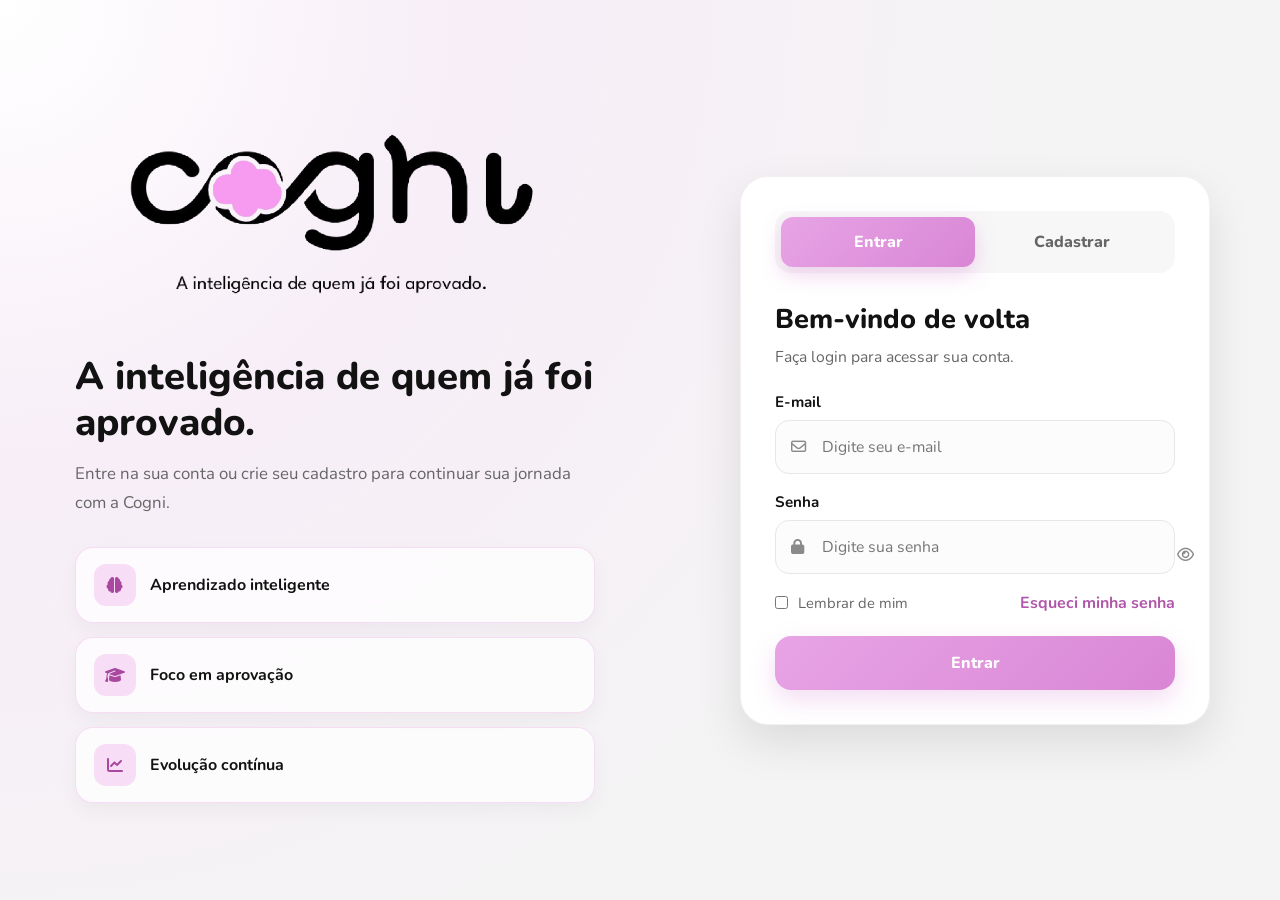
<file: index.html>
<!DOCTYPE html>
<html lang="pt-BR">
<head>
  <meta charset="UTF-8" />
  <meta name="viewport" content="width=device-width, initial-scale=1.0" />
  <title>Cogni | Login e Cadastro</title>

  <link rel="preconnect" href="https://fonts.googleapis.com">
  <link rel="preconnect" href="https://fonts.gstatic.com" crossorigin>
  <link href="https://fonts.googleapis.com/css2?family=Nunito:wght@400;600;700;800&display=swap" rel="stylesheet">
  <link rel="stylesheet" href="https://cdnjs.cloudflare.com/ajax/libs/font-awesome/6.5.2/css/all.min.css">
  <link rel="stylesheet" href="styles/style.css" />
</head>
<body>
  <main class="container">
    <section class="brand-panel">
      <div class="brand-content">
        <img src="assets/img/logo.png" alt="Logo Cogni" class="logo" />

        <h1>A inteligência de quem já foi aprovado.</h1>
        <p>
          Entre na sua conta ou crie seu cadastro para continuar sua jornada com a Cogni.
        </p>

        <div class="brand-highlights">
          <div class="highlight-card">
            <i class="fa-solid fa-brain"></i>
            <span>Aprendizado inteligente</span>
          </div>
          <div class="highlight-card">
            <i class="fa-solid fa-graduation-cap"></i>
            <span>Foco em aprovação</span>
          </div>
          <div class="highlight-card">
            <i class="fa-solid fa-chart-line"></i>
            <span>Evolução contínua</span>
          </div>
        </div>
      </div>
    </section>

    <section class="auth-panel">
      <div class="auth-card">
        <div class="tabs">
          <button class="tab-btn active" id="show-login">Entrar</button>
          <button class="tab-btn" id="show-register">Cadastrar</button>
        </div>

        <div class="welcome-text">
          <h2 id="form-title">Bem-vindo de volta</h2>
          <p id="form-subtitle">Faça login para acessar sua conta.</p>
        </div>

        <!-- LOGIN -->
        <form id="login-form" class="form active-form">
          <div class="input-group">
            <label for="login-email">E-mail</label>
            <div class="input-wrapper">
              <i class="fa-regular fa-envelope"></i>
              <input type="email" id="login-email" placeholder="Digite seu e-mail" required />
            </div>
          </div>

          <div class="input-group">
            <label for="login-password">Senha</label>
            <div class="input-wrapper">
              <i class="fa-solid fa-lock"></i>
              <input type="password" id="login-password" placeholder="Digite sua senha" required />
              <button type="button" class="toggle-password" data-target="login-password">
                <i class="fa-regular fa-eye"></i>
              </button>
            </div>
          </div>

          <div class="form-options">
            <label class="checkbox">
              <input type="checkbox" />
              <span>Lembrar de mim</span>
            </label>
            <a href="#" class="link">Esqueci minha senha</a>
          </div>

          <button type="submit" class="btn-primary">Entrar</button>
        </form>

        <!-- CADASTRO -->
        <form id="register-form" class="form">
          <div class="input-group">
            <label for="register-name">Nome completo</label>
            <div class="input-wrapper">
              <i class="fa-regular fa-user"></i>
              <input type="text" id="register-name" placeholder="Digite seu nome" required />
            </div>
          </div>

          <div class="input-group">
            <label for="register-email">E-mail</label>
            <div class="input-wrapper">
              <i class="fa-regular fa-envelope"></i>
              <input type="email" id="register-email" placeholder="Digite seu e-mail" required />
            </div>
          </div>

          <div class="input-group">
            <label for="register-password">Senha</label>
            <div class="input-wrapper">
              <i class="fa-solid fa-lock"></i>
              <input type="password" id="register-password" placeholder="Crie uma senha" required />
              <button type="button" class="toggle-password" data-target="register-password">
                <i class="fa-regular fa-eye"></i>
              </button>
            </div>
          </div>

          <div class="input-group">
            <label for="register-confirm-password">Confirmar senha</label>
            <div class="input-wrapper">
              <i class="fa-solid fa-lock"></i>
              <input type="password" id="register-confirm-password" placeholder="Confirme sua senha" required />
              <button type="button" class="toggle-password" data-target="register-confirm-password">
                <i class="fa-regular fa-eye"></i>
              </button>
            </div>
          </div>

          <label class="checkbox terms">
            <input type="checkbox" required />
            <span>Li e aceito os termos de uso e a política de privacidade.</span>
          </label>

          <button type="submit" class="btn-primary">Criar conta</button>
        </form>
        
        <div id="auth-message" class="auth-message"></div>
      </div>
    </section>
  </main>

  <script src="scripts/auth.js"></script>
  <script src="scripts/script.js"></script>
</body>
</html>
</file>
<file: styles/style.css>
:root {
  --bg-main: #f4f4f4;
  --bg-card: #ffffff;
  --text-main: #121212;
  --text-soft: #666666;
  --border: #e7e7e7;
  --accent: #e7a4e5;
  --accent-strong: #d986d5;
  --accent-light: #f8ddf6;
  --shadow: 0 18px 45px rgba(0, 0, 0, 0.10);
  --radius-xl: 28px;
  --radius-lg: 18px;
  --radius-md: 14px;
  --transition: 0.3s ease;
}

* {
  margin: 0;
  padding: 0;
  box-sizing: border-box;
}

body {
  font-family: "Nunito", sans-serif;
  background:
    radial-gradient(circle at top left, #fff 0%, #f7eef7 30%, #f4f4f4 70%),
    var(--bg-main);
  color: var(--text-main);
  min-height: 100vh;
}

.container {
  min-height: 100vh;
  display: grid;
  grid-template-columns: 1.1fr 1fr;
}

.brand-panel {
  display: flex;
  align-items: center;
  justify-content: center;
  padding: 50px;
}

.brand-content {
  max-width: 520px;
}

.logo {
  width: 2480px;
  max-width: 100%;
  margin-bottom: 28px;
}

.brand-content h1 {
  font-size: 2.4rem;
  line-height: 1.2;
  margin-bottom: 14px;
  font-weight: 800;
}

.brand-content p {
  font-size: 1.05rem;
  color: var(--text-soft);
  line-height: 1.7;
  margin-bottom: 30px;
}

.brand-highlights {
  display: grid;
  gap: 14px;
}

.highlight-card {
  background: rgba(255, 255, 255, 0.75);
  border: 1px solid rgba(231, 164, 229, 0.35);
  border-radius: var(--radius-lg);
  padding: 16px 18px;
  display: flex;
  align-items: center;
  gap: 14px;
  backdrop-filter: blur(10px);
  box-shadow: 0 8px 20px rgba(0, 0, 0, 0.04);
}

.highlight-card i {
  width: 42px;
  height: 42px;
  border-radius: 12px;
  background: var(--accent-light);
  color: #a8489f;
  display: flex;
  align-items: center;
  justify-content: center;
  font-size: 1rem;
}

.highlight-card span {
  font-weight: 700;
  font-size: 1rem;
}

.auth-panel {
  display: flex;
  align-items: center;
  justify-content: center;
  padding: 40px 24px;
}

.auth-card {
  width: 100%;
  max-width: 470px;
  background: var(--bg-card);
  border-radius: var(--radius-xl);
  padding: 34px;
  box-shadow: var(--shadow);
  border: 1px solid rgba(0, 0, 0, 0.05);
}

.tabs {
  display: flex;
  background: #f7f7f7;
  border-radius: 16px;
  padding: 6px;
  margin-bottom: 28px;
}

.tab-btn {
  flex: 1;
  border: none;
  background: transparent;
  padding: 14px 12px;
  border-radius: 12px;
  font-family: inherit;
  font-size: 1rem;
  font-weight: 800;
  cursor: pointer;
  transition: var(--transition);
  color: var(--text-soft);
}

.tab-btn.active {
  background: linear-gradient(135deg, var(--accent), var(--accent-strong));
  color: #fff;
  box-shadow: 0 8px 20px rgba(217, 134, 213, 0.35);
}

.welcome-text {
  margin-bottom: 24px;
}

.welcome-text h2 {
  font-size: 1.7rem;
  margin-bottom: 8px;
  font-weight: 800;
}

.welcome-text p {
  color: var(--text-soft);
  font-size: 0.98rem;
}

.form {
  display: none;
}

.form.active-form {
  display: block;
}

.input-group {
  margin-bottom: 18px;
}

.input-group label {
  display: block;
  margin-bottom: 8px;
  font-weight: 700;
  font-size: 0.95rem;
}

.input-wrapper {
  position: relative;
  display: flex;
  align-items: center;
}

.input-wrapper i:first-child {
  position: absolute;
  left: 16px;
  color: #8a8a8a;
  font-size: 0.95rem;
}

.input-wrapper input {
  width: 100%;
  height: 54px;
  border: 1px solid var(--border);
  border-radius: var(--radius-md);
  padding: 0 46px 0 46px;
  font-size: 0.98rem;
  font-family: inherit;
  outline: none;
  transition: var(--transition);
  background: #fcfcfc;
}

.input-wrapper input:focus {
  border-color: var(--accent-strong);
  box-shadow: 0 0 0 4px rgba(231, 164, 229, 0.18);
  background: #fff;
}

.toggle-password {
  position: absolute;
  right: 14px;
  border: none;
  background: transparent;
  color: #888;
  cursor: pointer;
  font-size: 1rem;
}

.form-options {
  display: flex;
  justify-content: space-between;
  align-items: center;
  gap: 10px;
  margin: 6px 0 22px;
}

.checkbox {
  display: flex;
  align-items: flex-start;
  gap: 10px;
  color: var(--text-soft);
  font-size: 0.92rem;
}

.checkbox input {
  margin-top: 3px;
  accent-color: var(--accent-strong);
}

.link {
  color: #b157ab;
  font-weight: 700;
  text-decoration: none;
  transition: var(--transition);
}

.link:hover {
  color: #8f3b89;
}

.terms {
  margin: 8px 0 22px;
}

.btn-primary {
  width: 100%;
  height: 54px;
  border: none;
  border-radius: 16px;
  background: linear-gradient(135deg, var(--accent), var(--accent-strong));
  color: #fff;
  font-size: 1rem;
  font-weight: 800;
  font-family: inherit;
  cursor: pointer;
  transition: var(--transition);
  box-shadow: 0 10px 24px rgba(217, 134, 213, 0.28);
}

.btn-primary:hover {
  transform: translateY(-2px);
  filter: brightness(0.98);
}

@media (max-width: 980px) {
  .container {
    grid-template-columns: 1fr;
  }

  .brand-panel {
    padding: 40px 24px 10px;
  }

  .brand-content {
    max-width: 100%;
    text-align: center;
  }

  .brand-highlights {
    grid-template-columns: 1fr;
  }

  .auth-panel {
    padding: 20px 20px 40px;
  }
}

@media (max-width: 560px) {
  .auth-card {
    padding: 24px 18px;
    border-radius: 22px;
  }

  .brand-content h1 {
    font-size: 1.9rem;
  }

  .welcome-text h2 {
    font-size: 1.45rem;
  }

  .form-options {
    flex-direction: column;
    align-items: flex-start;
  }

  .logo {
    width: 220px;
  }
}
.page-container {
  max-width: 1100px;
  margin: 0 auto;
  padding: 32px 20px 48px;
}

.topbar {
  display: flex;
  justify-content: space-between;
  align-items: center;
  gap: 16px;
  margin-bottom: 24px;
}

.page-card {
  background: #ffffff;
  border-radius: 24px;
  padding: 28px;
  box-shadow: 0 18px 45px rgba(0, 0, 0, 0.08);
  border: 1px solid rgba(0, 0, 0, 0.05);
}

.page-grid {
  display: grid;
  grid-template-columns: repeat(auto-fit, minmax(220px, 1fr));
  gap: 16px;
}

.page-title {
  font-size: 2rem;
  font-weight: 800;
  margin-bottom: 8px;
}

.page-subtitle {
  color: #666666;
  margin-bottom: 24px;
}

.nav-card,
.mentor-card,
.slot-card,
.event-card {
  background: #fafafa;
  border: 1px solid #ececec;
  border-radius: 18px;
  padding: 18px;
  text-decoration: none;
}

.nav-card h3,
.mentor-card h3,
.slot-card h3,
.event-card h3 {
  margin-bottom: 8px;
}

.info-list {
  display: grid;
  gap: 12px;
}

.info-item {
  padding: 14px 16px;
  border-radius: 14px;
  background: #fafafa;
  border: 1px solid #ececec;
}

.btn-link,
.btn-logout {
  display: inline-flex;
  align-items: center;
  justify-content: center;
  text-decoration: none;
  border: none;
  cursor: pointer;
  border-radius: 14px;
  padding: 12px 18px;
  font-weight: 800;
  font-family: inherit;
  transition: 0.3s ease;
}

.btn-link {
  background: linear-gradient(135deg, #e7a4e5, #d986d5);
  color: #ffffff;
}

.btn-logout {
  background: #f3f3f3;
  color: #121212;
}

.btn-link:hover,
.btn-logout:hover {
  transform: translateY(-2px);
}

@media (max-width: 768px) {
  .topbar {
    flex-direction: column;
    align-items: flex-start;
  }
}

/* =========================
   DASHBOARDS / PÁGINAS INTERNAS
========================= */

.page-container {
  max-width: 1180px;
  margin: 0 auto;
  padding: 36px 20px 56px;
}

.topbar {
  display: flex;
  justify-content: space-between;
  align-items: center;
  gap: 18px;
  margin-bottom: 26px;
}

.dashboard-hero {
  position: relative;
  overflow: hidden;
  background: linear-gradient(135deg, rgba(231, 164, 229, 0.20), rgba(217, 134, 213, 0.08), rgba(255, 255, 255, 0.95));
  border: 1px solid rgba(217, 134, 213, 0.22);
  border-radius: 28px;
  padding: 30px;
  box-shadow: 0 18px 45px rgba(0, 0, 0, 0.08);
  margin-bottom: 26px;
}

.dashboard-hero::before {
  content: "";
  position: absolute;
  top: -60px;
  right: -60px;
  width: 220px;
  height: 220px;
  background: radial-gradient(circle, rgba(231, 164, 229, 0.35) 0%, rgba(231, 164, 229, 0) 70%);
  pointer-events: none;
}

.dashboard-hero::after {
  content: "";
  position: absolute;
  bottom: -50px;
  left: -40px;
  width: 180px;
  height: 180px;
  background: radial-gradient(circle, rgba(217, 134, 213, 0.18) 0%, rgba(217, 134, 213, 0) 72%);
  pointer-events: none;
}

.hero-content {
  position: relative;
  z-index: 1;
  display: flex;
  justify-content: space-between;
  align-items: flex-start;
  gap: 20px;
  flex-wrap: wrap;
}

.hero-badge {
  display: inline-flex;
  align-items: center;
  gap: 8px;
  background: rgba(255, 255, 255, 0.85);
  border: 1px solid rgba(217, 134, 213, 0.25);
  color: #9a4f95;
  padding: 10px 14px;
  border-radius: 999px;
  font-size: 0.92rem;
  font-weight: 800;
  margin-bottom: 14px;
  backdrop-filter: blur(8px);
}

.page-title {
  font-size: 2.2rem;
  font-weight: 800;
  line-height: 1.15;
  margin-bottom: 10px;
  color: #121212;
}

.page-subtitle {
  color: #5f5f5f;
  font-size: 1rem;
  line-height: 1.7;
  max-width: 620px;
}

.hero-mini-stats {
  display: grid;
  grid-template-columns: repeat(2, minmax(140px, 1fr));
  gap: 14px;
  min-width: 280px;
}

.mini-stat {
  background: rgba(255, 255, 255, 0.86);
  border: 1px solid rgba(0, 0, 0, 0.05);
  border-radius: 20px;
  padding: 16px;
  box-shadow: 0 8px 20px rgba(0, 0, 0, 0.04);
  backdrop-filter: blur(6px);
}

.mini-stat span {
  display: block;
  font-size: 0.82rem;
  color: #787878;
  margin-bottom: 6px;
  font-weight: 700;
}

.mini-stat strong {
  font-size: 1.1rem;
  color: #121212;
  font-weight: 800;
}

.page-card {
  background: #ffffff;
  border-radius: 28px;
  padding: 28px;
  box-shadow: 0 18px 45px rgba(0, 0, 0, 0.08);
  border: 1px solid rgba(0, 0, 0, 0.05);
}

.section-header {
  display: flex;
  justify-content: space-between;
  align-items: center;
  gap: 14px;
  margin-bottom: 22px;
  flex-wrap: wrap;
}

.section-title {
  font-size: 1.25rem;
  font-weight: 800;
  color: #121212;
}

.section-text {
  font-size: 0.96rem;
  color: #666666;
}

.page-grid {
  display: grid;
  grid-template-columns: repeat(auto-fit, minmax(230px, 1fr));
  gap: 18px;
}

.nav-card {
  position: relative;
  overflow: hidden;
  display: flex;
  flex-direction: column;
  justify-content: space-between;
  min-height: 200px;
  padding: 22px;
  border-radius: 24px;
  text-decoration: none;
  background: linear-gradient(180deg, #ffffff 0%, #fcf7fc 100%);
  border: 1px solid rgba(217, 134, 213, 0.16);
  box-shadow: 0 12px 28px rgba(0, 0, 0, 0.05);
  transition: transform 0.28s ease, box-shadow 0.28s ease, border-color 0.28s ease;
}

.nav-card::before {
  content: "";
  position: absolute;
  top: -40px;
  right: -35px;
  width: 120px;
  height: 120px;
  border-radius: 50%;
  background: radial-gradient(circle, rgba(231, 164, 229, 0.22) 0%, rgba(231, 164, 229, 0) 72%);
}

.nav-card:hover {
  transform: translateY(-6px);
  box-shadow: 0 20px 34px rgba(0, 0, 0, 0.09);
  border-color: rgba(217, 134, 213, 0.34);
}

.nav-card-top {
  position: relative;
  z-index: 1;
}

.nav-icon {
  width: 54px;
  height: 54px;
  border-radius: 18px;
  display: flex;
  align-items: center;
  justify-content: center;
  background: linear-gradient(135deg, #f8ddf6, #f3c9f0);
  color: #a64a9f;
  font-size: 1.2rem;
  margin-bottom: 18px;
  box-shadow: 0 10px 22px rgba(217, 134, 213, 0.18);
}

.nav-card h3 {
  font-size: 1.08rem;
  color: #121212;
  margin-bottom: 8px;
  font-weight: 800;
}

.nav-card p {
  color: #666666;
  line-height: 1.6;
  font-size: 0.95rem;
}

.nav-card-bottom {
  position: relative;
  z-index: 1;
  margin-top: 20px;
  display: inline-flex;
  align-items: center;
  gap: 8px;
  color: #a64a9f;
  font-weight: 800;
  font-size: 0.94rem;
}

.btn-logout {
  display: inline-flex;
  align-items: center;
  justify-content: center;
  gap: 8px;
  height: 48px;
  padding: 0 18px;
  border: none;
  border-radius: 16px;
  background: #ffffff;
  color: #121212;
  font-family: inherit;
  font-size: 0.95rem;
  font-weight: 800;
  cursor: pointer;
  box-shadow: 0 10px 20px rgba(0, 0, 0, 0.06);
  border: 1px solid rgba(0, 0, 0, 0.06);
  transition: 0.25s ease;
}

.btn-logout:hover {
  transform: translateY(-2px);
  background: #fafafa;
}

.info-list {
  display: grid;
  gap: 12px;
}

.info-item {
  padding: 14px 16px;
  border-radius: 16px;
  background: #fafafa;
  border: 1px solid #ececec;
}

.mentor-card,
.slot-card,
.event-card {
  background: #fafafa;
  border: 1px solid #ececec;
  border-radius: 20px;
  padding: 20px;
  box-shadow: 0 8px 18px rgba(0, 0, 0, 0.03);
}

.btn-link {
  display: inline-flex;
  align-items: center;
  justify-content: center;
  text-decoration: none;
  border: none;
  cursor: pointer;
  border-radius: 14px;
  padding: 12px 18px;
  font-weight: 800;
  font-family: inherit;
  transition: 0.3s ease;
  background: linear-gradient(135deg, #e7a4e5, #d986d5);
  color: #ffffff;
  box-shadow: 0 10px 24px rgba(217, 134, 213, 0.24);
}

.btn-link:hover {
  transform: translateY(-2px);
  filter: brightness(0.98);
}

@media (max-width: 860px) {
  .hero-content {
    flex-direction: column;
  }

  .hero-mini-stats {
    width: 100%;
    min-width: unset;
  }
}

@media (max-width: 768px) {
  .topbar {
    flex-direction: column;
    align-items: flex-start;
  }

  .dashboard-hero,
  .page-card {
    padding: 22px;
  }

  .page-title {
    font-size: 1.8rem;
  }

  .page-grid {
    grid-template-columns: 1fr;
  }
}
/* =========================
   PÁGINAS INTERNAS / DASHBOARDS
========================= */

.page-container {
  max-width: 1180px;
  margin: 0 auto;
  padding: 36px 20px 56px;
}

.topbar {
  display: flex;
  justify-content: space-between;
  align-items: center;
  gap: 18px;
  margin-bottom: 26px;
}

.dashboard-hero,
.internal-hero {
  position: relative;
  overflow: hidden;
  background: linear-gradient(
    135deg,
    rgba(231, 164, 229, 0.20),
    rgba(217, 134, 213, 0.08),
    rgba(255, 255, 255, 0.96)
  );
  border: 1px solid rgba(217, 134, 213, 0.22);
  border-radius: 28px;
  padding: 30px;
  box-shadow: 0 18px 45px rgba(0, 0, 0, 0.08);
  margin-bottom: 26px;
}

.dashboard-hero::before,
.internal-hero::before {
  content: "";
  position: absolute;
  top: -60px;
  right: -60px;
  width: 220px;
  height: 220px;
  background: radial-gradient(circle, rgba(231, 164, 229, 0.35) 0%, rgba(231, 164, 229, 0) 70%);
  pointer-events: none;
}

.dashboard-hero::after,
.internal-hero::after {
  content: "";
  position: absolute;
  bottom: -50px;
  left: -40px;
  width: 180px;
  height: 180px;
  background: radial-gradient(circle, rgba(217, 134, 213, 0.18) 0%, rgba(217, 134, 213, 0) 72%);
  pointer-events: none;
}

.hero-content {
  position: relative;
  z-index: 1;
  display: flex;
  justify-content: space-between;
  align-items: flex-start;
  gap: 20px;
  flex-wrap: wrap;
}

.hero-badge {
  display: inline-flex;
  align-items: center;
  gap: 8px;
  background: rgba(255, 255, 255, 0.85);
  border: 1px solid rgba(217, 134, 213, 0.25);
  color: #9a4f95;
  padding: 10px 14px;
  border-radius: 999px;
  font-size: 0.92rem;
  font-weight: 800;
  margin-bottom: 14px;
  backdrop-filter: blur(8px);
}

.page-title {
  font-size: 2.2rem;
  font-weight: 800;
  line-height: 1.15;
  margin-bottom: 10px;
  color: #121212;
}

.page-subtitle {
  color: #5f5f5f;
  font-size: 1rem;
  line-height: 1.7;
  max-width: 700px;
}

.hero-mini-stats {
  display: grid;
  grid-template-columns: repeat(2, minmax(140px, 1fr));
  gap: 14px;
  min-width: 280px;
}

.mini-stat {
  background: rgba(255, 255, 255, 0.86);
  border: 1px solid rgba(0, 0, 0, 0.05);
  border-radius: 20px;
  padding: 16px;
  box-shadow: 0 8px 20px rgba(0, 0, 0, 0.04);
  backdrop-filter: blur(6px);
}

.mini-stat span {
  display: block;
  font-size: 0.82rem;
  color: #787878;
  margin-bottom: 6px;
  font-weight: 700;
}

.mini-stat strong {
  font-size: 1.1rem;
  color: #121212;
  font-weight: 800;
}

.page-card {
  background: #ffffff;
  border-radius: 28px;
  padding: 28px;
  box-shadow: 0 18px 45px rgba(0, 0, 0, 0.08);
  border: 1px solid rgba(0, 0, 0, 0.05);
}

.section-header {
  display: flex;
  justify-content: space-between;
  align-items: center;
  gap: 14px;
  margin-bottom: 22px;
  flex-wrap: wrap;
}

.section-title {
  font-size: 1.25rem;
  font-weight: 800;
  color: #121212;
}

.section-text {
  font-size: 0.96rem;
  color: #666666;
}

.page-grid {
  display: grid;
  grid-template-columns: repeat(auto-fit, minmax(230px, 1fr));
  gap: 18px;
}

.nav-card,
.mentor-card,
.slot-card,
.event-card,
.payment-card,
.detail-card,
.schedule-card {
  position: relative;
  overflow: hidden;
  background: linear-gradient(180deg, #ffffff 0%, #fcf7fc 100%);
  border: 1px solid rgba(217, 134, 213, 0.16);
  border-radius: 24px;
  padding: 22px;
  box-shadow: 0 12px 28px rgba(0, 0, 0, 0.05);
  transition: transform 0.28s ease, box-shadow 0.28s ease, border-color 0.28s ease;
}

.nav-card::before,
.mentor-card::before,
.slot-card::before,
.event-card::before,
.payment-card::before,
.detail-card::before,
.schedule-card::before {
  content: "";
  position: absolute;
  top: -40px;
  right: -35px;
  width: 120px;
  height: 120px;
  border-radius: 50%;
  background: radial-gradient(circle, rgba(231, 164, 229, 0.22) 0%, rgba(231, 164, 229, 0) 72%);
}

.nav-card:hover,
.mentor-card:hover,
.slot-card:hover,
.event-card:hover,
.payment-card:hover,
.detail-card:hover,
.schedule-card:hover {
  transform: translateY(-6px);
  box-shadow: 0 20px 34px rgba(0, 0, 0, 0.09);
  border-color: rgba(217, 134, 213, 0.34);
}

.nav-card {
  text-decoration: none;
  display: flex;
  flex-direction: column;
  justify-content: space-between;
  min-height: 200px;
}

.nav-card-top {
  position: relative;
  z-index: 1;
}

.nav-icon,
.card-icon {
  width: 54px;
  height: 54px;
  border-radius: 18px;
  display: flex;
  align-items: center;
  justify-content: center;
  background: linear-gradient(135deg, #f8ddf6, #f3c9f0);
  color: #a64a9f;
  font-size: 1.2rem;
  margin-bottom: 18px;
  box-shadow: 0 10px 22px rgba(217, 134, 213, 0.18);
}

.nav-card h3,
.mentor-card h3,
.slot-card h3,
.event-card h3,
.payment-card h3,
.detail-card h3,
.schedule-card h3 {
  font-size: 1.08rem;
  color: #121212;
  margin-bottom: 8px;
  font-weight: 800;
  position: relative;
  z-index: 1;
}

.nav-card p,
.mentor-card p,
.slot-card p,
.event-card p,
.payment-card p,
.detail-card p,
.schedule-card p {
  color: #666666;
  line-height: 1.6;
  font-size: 0.95rem;
  position: relative;
  z-index: 1;
}

.nav-card-bottom {
  position: relative;
  z-index: 1;
  margin-top: 20px;
  display: inline-flex;
  align-items: center;
  gap: 8px;
  color: #a64a9f;
  font-weight: 800;
  font-size: 0.94rem;
}

.cards-stack {
  display: grid;
  gap: 18px;
}

.info-list {
  display: grid;
  gap: 14px;
}

.info-item {
  padding: 16px 18px;
  border-radius: 18px;
  background: linear-gradient(180deg, #ffffff 0%, #fcf8fc 100%);
  border: 1px solid rgba(217, 134, 213, 0.14);
  color: #444444;
  line-height: 1.6;
  box-shadow: 0 8px 18px rgba(0, 0, 0, 0.03);
}

.inline-actions {
  display: flex;
  gap: 14px;
  flex-wrap: wrap;
  margin-top: 22px;
}

.btn-link,
.btn-logout,
.btn-secondary {
  display: inline-flex;
  align-items: center;
  justify-content: center;
  gap: 8px;
  text-decoration: none;
  border: none;
  cursor: pointer;
  border-radius: 16px;
  padding: 12px 18px;
  font-weight: 800;
  font-family: inherit;
  transition: 0.3s ease;
}

.btn-link {
  background: linear-gradient(135deg, #e7a4e5, #d986d5);
  color: #ffffff;
  box-shadow: 0 10px 24px rgba(217, 134, 213, 0.24);
}

.btn-secondary {
  background: #121212;
  color: #ffffff;
  box-shadow: 0 10px 24px rgba(0, 0, 0, 0.16);
}

.btn-logout {
  background: #ffffff;
  color: #121212;
  box-shadow: 0 10px 20px rgba(0, 0, 0, 0.06);
  border: 1px solid rgba(0, 0, 0, 0.06);
}

.btn-link:hover,
.btn-secondary:hover,
.btn-logout:hover {
  transform: translateY(-2px);
  filter: brightness(0.98);
}

.highlight-box {
  background: linear-gradient(135deg, rgba(231, 164, 229, 0.18), rgba(255, 255, 255, 0.95));
  border: 1px solid rgba(217, 134, 213, 0.18);
  border-radius: 22px;
  padding: 22px;
  margin-top: 22px;
}

.highlight-box h3 {
  font-size: 1.05rem;
  color: #121212;
  margin-bottom: 8px;
  font-weight: 800;
}

.highlight-box p {
  color: #666666;
  line-height: 1.6;
}

.status-pill {
  display: inline-flex;
  align-items: center;
  gap: 8px;
  padding: 9px 12px;
  border-radius: 999px;
  font-size: 0.88rem;
  font-weight: 800;
  background: #f8ddf6;
  color: #9a4f95;
  border: 1px solid rgba(217, 134, 213, 0.18);
}

.split-layout {
  display: grid;
  grid-template-columns: 1.4fr 1fr;
  gap: 20px;
}

.meet-box {
  padding: 22px;
  border-radius: 22px;
  background: linear-gradient(135deg, rgba(231, 164, 229, 0.16), rgba(255, 255, 255, 0.96));
  border: 1px solid rgba(217, 134, 213, 0.18);
}

.meet-box h3 {
  font-size: 1.1rem;
  margin-bottom: 10px;
  color: #121212;
}

.meet-box p {
  color: #666666;
  line-height: 1.6;
  margin-bottom: 16px;
}

.empty-state {
  text-align: center;
  padding: 28px;
  border-radius: 22px;
  background: linear-gradient(180deg, #ffffff 0%, #fcf7fc 100%);
  border: 1px solid rgba(217, 134, 213, 0.16);
}

.empty-state i {
  font-size: 2rem;
  color: #c97ec3;
  margin-bottom: 12px;
}

.empty-state h3 {
  font-size: 1.1rem;
  margin-bottom: 6px;
  color: #121212;
}

.empty-state p {
  color: #666666;
}

@media (max-width: 980px) {
  .split-layout {
    grid-template-columns: 1fr;
  }
}

@media (max-width: 860px) {
  .hero-content {
    flex-direction: column;
  }

  .hero-mini-stats {
    width: 100%;
    min-width: unset;
  }
}

@media (max-width: 768px) {
  .topbar {
    flex-direction: column;
    align-items: flex-start;
  }

  .dashboard-hero,
  .internal-hero,
  .page-card {
    padding: 22px;
  }

  .page-title {
    font-size: 1.8rem;
  }

  .page-grid {
    grid-template-columns: 1fr;
  }
}
/* =========================
   CALENDÁRIO TIPO GOOGLE CALENDAR
========================= */

.calendar-header {
  display: flex;
  justify-content: space-between;
  align-items: center;
  gap: 16px;
  margin-bottom: 22px;
  flex-wrap: wrap;
}

.calendar-actions {
  display: flex;
  gap: 10px;
  flex-wrap: wrap;
}

.calendar-weekdays {
  display: grid;
  grid-template-columns: repeat(7, 1fr);
  gap: 12px;
  margin-bottom: 12px;
}

.calendar-weekdays div {
  text-align: center;
  font-weight: 800;
  color: #7a7a7a;
  padding: 10px 6px;
  border-radius: 14px;
  background: #faf7fb;
  border: 1px solid rgba(217, 134, 213, 0.12);
}

.calendar-grid {
  display: grid;
  grid-template-columns: repeat(7, 1fr);
  gap: 12px;
}

.calendar-day {
  min-height: 140px;
  border-radius: 20px;
  padding: 12px;
  background: linear-gradient(180deg, #ffffff 0%, #fcf7fc 100%);
  border: 1px solid rgba(217, 134, 213, 0.16);
  box-shadow: 0 10px 22px rgba(0, 0, 0, 0.04);
  cursor: pointer;
  transition: transform 0.25s ease, box-shadow 0.25s ease, border-color 0.25s ease;
}

.calendar-day:hover {
  transform: translateY(-3px);
  box-shadow: 0 16px 28px rgba(0, 0, 0, 0.07);
  border-color: rgba(217, 134, 213, 0.32);
}

.calendar-day.other-month {
  opacity: 0.45;
  background: #f8f8f8;
  cursor: default;
}

.calendar-day.today {
  border: 2px solid #d986d5;
  box-shadow: 0 14px 26px rgba(217, 134, 213, 0.16);
}

.calendar-day-top {
  display: flex;
  justify-content: space-between;
  align-items: center;
  margin-bottom: 10px;
}

.calendar-day-number {
  font-size: 1rem;
  font-weight: 800;
  color: #121212;
}

.calendar-add-btn {
  width: 32px;
  height: 32px;
  border: none;
  border-radius: 10px;
  background: linear-gradient(135deg, #f8ddf6, #f3c9f0);
  color: #a64a9f;
  cursor: pointer;
  transition: 0.25s ease;
}

.calendar-add-btn:hover {
  transform: scale(1.06);
}

.calendar-events {
  display: grid;
  gap: 8px;
}

.calendar-event {
  font-size: 0.82rem;
  line-height: 1.4;
  background: rgba(231, 164, 229, 0.14);
  color: #7d3f78;
  border: 1px solid rgba(217, 134, 213, 0.18);
  border-radius: 12px;
  padding: 8px 10px;
  font-weight: 700;
}

@media (max-width: 1100px) {
  .calendar-grid,
  .calendar-weekdays {
    grid-template-columns: repeat(4, 1fr);
  }
}

@media (max-width: 780px) {
  .calendar-grid,
  .calendar-weekdays {
    grid-template-columns: repeat(2, 1fr);
  }

  .calendar-day {
    min-height: 120px;
  }
}

@media (max-width: 520px) {
  .calendar-grid,
  .calendar-weekdays {
    grid-template-columns: 1fr;
  }
}

.modal-overlay {
  position: fixed;
  inset: 0;
  display: none;
  align-items: center;
  justify-content: center;
  padding: 20px;
  background: rgba(18, 18, 18, 0.45);
  backdrop-filter: blur(4px);
  z-index: 1200;
}

.modal-overlay.active {
  display: flex;
}

.modal-card {
  width: 100%;
  max-width: 460px;
  background: linear-gradient(180deg, #ffffff 0%, #fcf7fc 100%);
  border: 1px solid rgba(217, 134, 213, 0.24);
  border-radius: 24px;
  box-shadow: 0 22px 50px rgba(0, 0, 0, 0.18);
  padding: 24px;
}

.modal-icon {
  width: 52px;
  height: 52px;
  border-radius: 16px;
  display: flex;
  align-items: center;
  justify-content: center;
  font-size: 1.2rem;
  color: #9a4f95;
  background: linear-gradient(135deg, #f8ddf6, #f3c9f0);
  box-shadow: 0 10px 22px rgba(217, 134, 213, 0.2);
  margin-bottom: 14px;
}

.modal-card h3 {
  font-size: 1.2rem;
  color: #121212;
  margin-bottom: 10px;
}

.modal-card p {
  color: #666666;
  line-height: 1.6;
}

.modal-actions {
  display: flex;
  justify-content: flex-end;
  gap: 10px;
  margin-top: 20px;
}

.btn-ghost {
  border: 1px solid rgba(0, 0, 0, 0.12);
  background: #ffffff;
  color: #2b2b2b;
  border-radius: 14px;
  padding: 12px 16px;
  font-family: inherit;
  font-weight: 800;
  cursor: pointer;
  transition: 0.25s ease;
}

.btn-ghost:hover {
  background: #f7f7f7;
  transform: translateY(-1px);
}

.mentor-legend {
  display: flex;
  gap: 10px;
  flex-wrap: wrap;
  margin-bottom: 14px;
}

.legend-item {
  display: inline-flex;
  align-items: center;
  gap: 8px;
  font-size: 0.86rem;
  font-weight: 800;
  border-radius: 999px;
  padding: 8px 12px;
  border: 1px solid transparent;
}

.legend-item--available {
  color: #0f6a48;
  background: rgba(21, 170, 113, 0.12);
  border-color: rgba(21, 170, 113, 0.24);
}

.legend-item--booked {
  color: #7d3f78;
  background: rgba(231, 164, 229, 0.2);
  border-color: rgba(217, 134, 213, 0.28);
}

.calendar-event--available,
.calendar-event--booked {
  width: 100%;
}

.calendar-event--available {
  cursor: pointer;
  background: rgba(21, 170, 113, 0.12);
  color: #0f6a48;
  border-color: rgba(21, 170, 113, 0.28);
}

button.calendar-event.calendar-event--available {
  text-align: left;
  font-family: inherit;
}

.calendar-event--available:hover {
  background: rgba(21, 170, 113, 0.18);
}

.calendar-event--booked {
  background: rgba(231, 164, 229, 0.2);
  color: #7d3f78;
  border-color: rgba(217, 134, 213, 0.28);
}

.form-inline-grid {
  display: grid;
  grid-template-columns: repeat(2, minmax(120px, 1fr));
  gap: 12px;
  margin-top: 14px;
}

.form-inline-field {
  display: grid;
  gap: 6px;
  color: #4b4b4b;
  font-size: 0.9rem;
  font-weight: 700;
}

.form-inline-field input {
  height: 44px;
  border-radius: 12px;
  border: 1px solid rgba(0, 0, 0, 0.14);
  padding: 0 10px;
  font-family: inherit;
  outline: none;
}

.form-inline-field input:focus {
  border-color: #d986d5;
  box-shadow: 0 0 0 4px rgba(217, 134, 213, 0.18);
}
</file>
